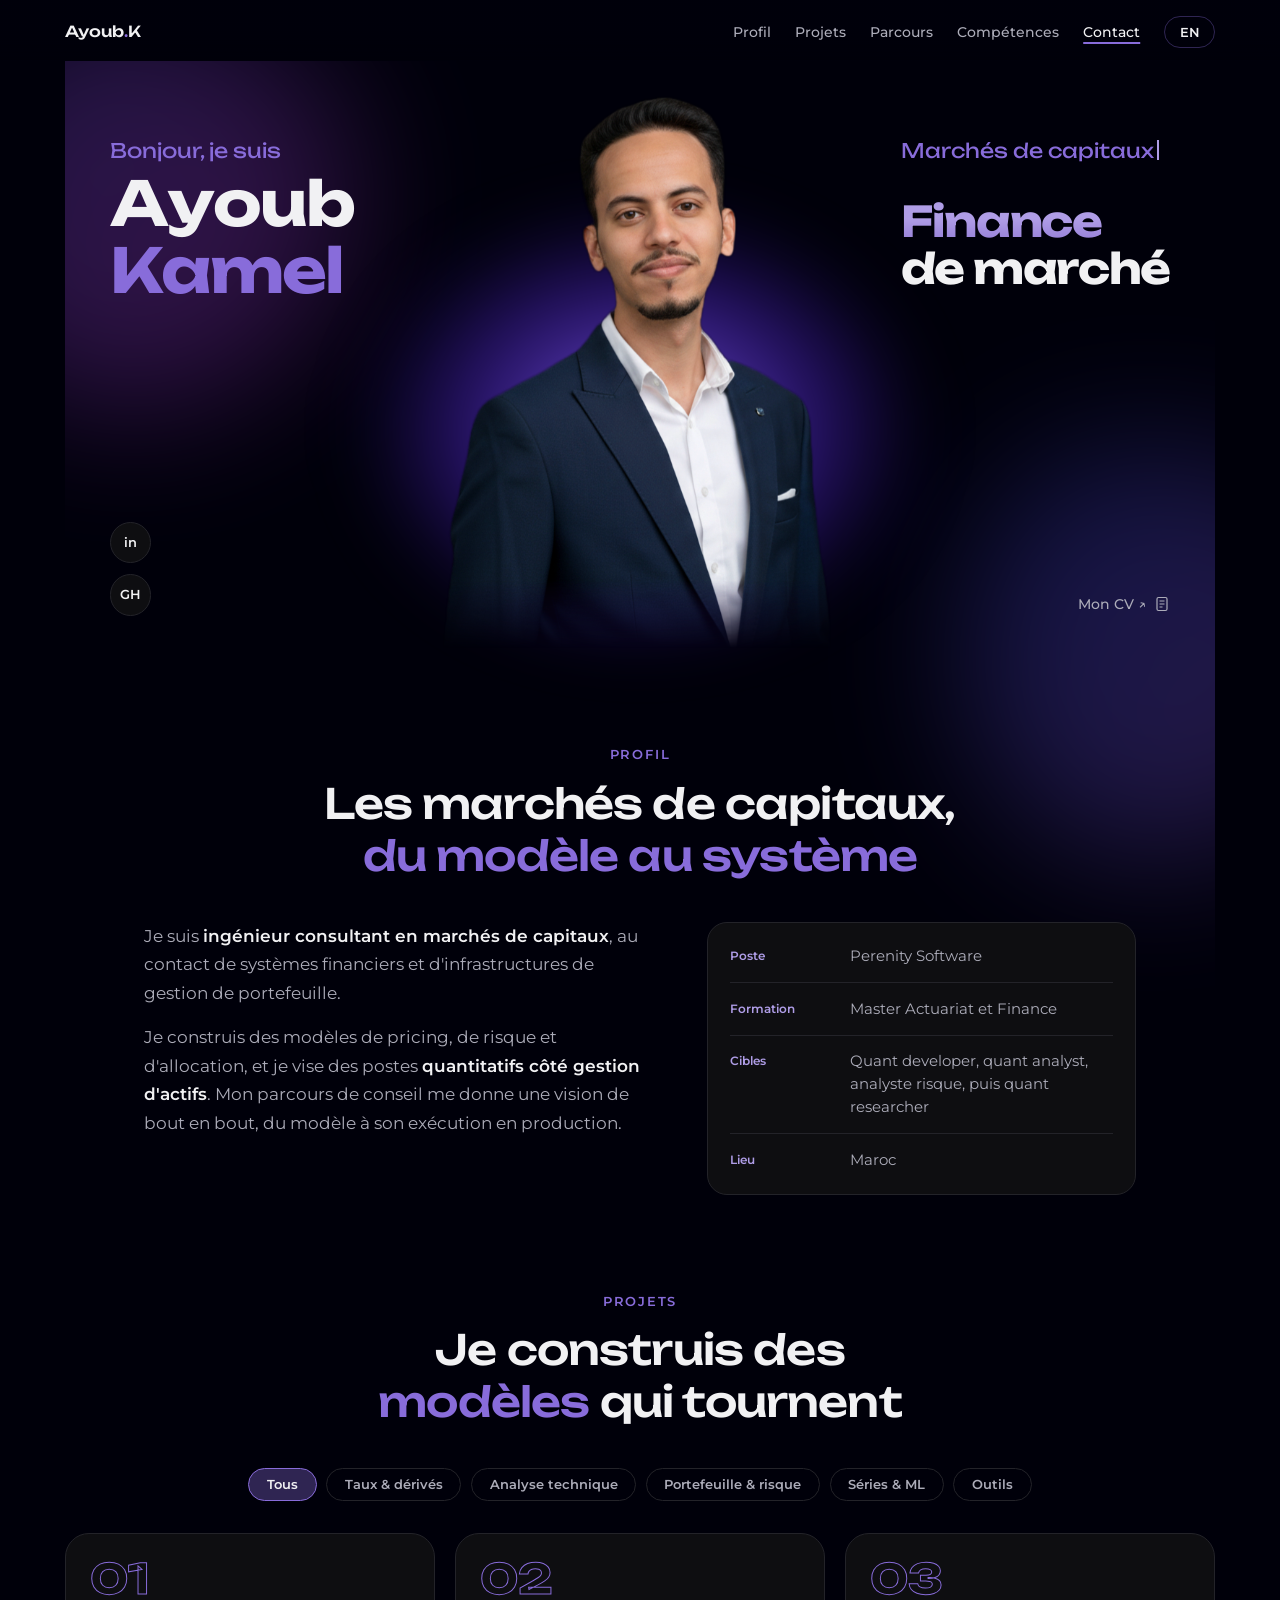
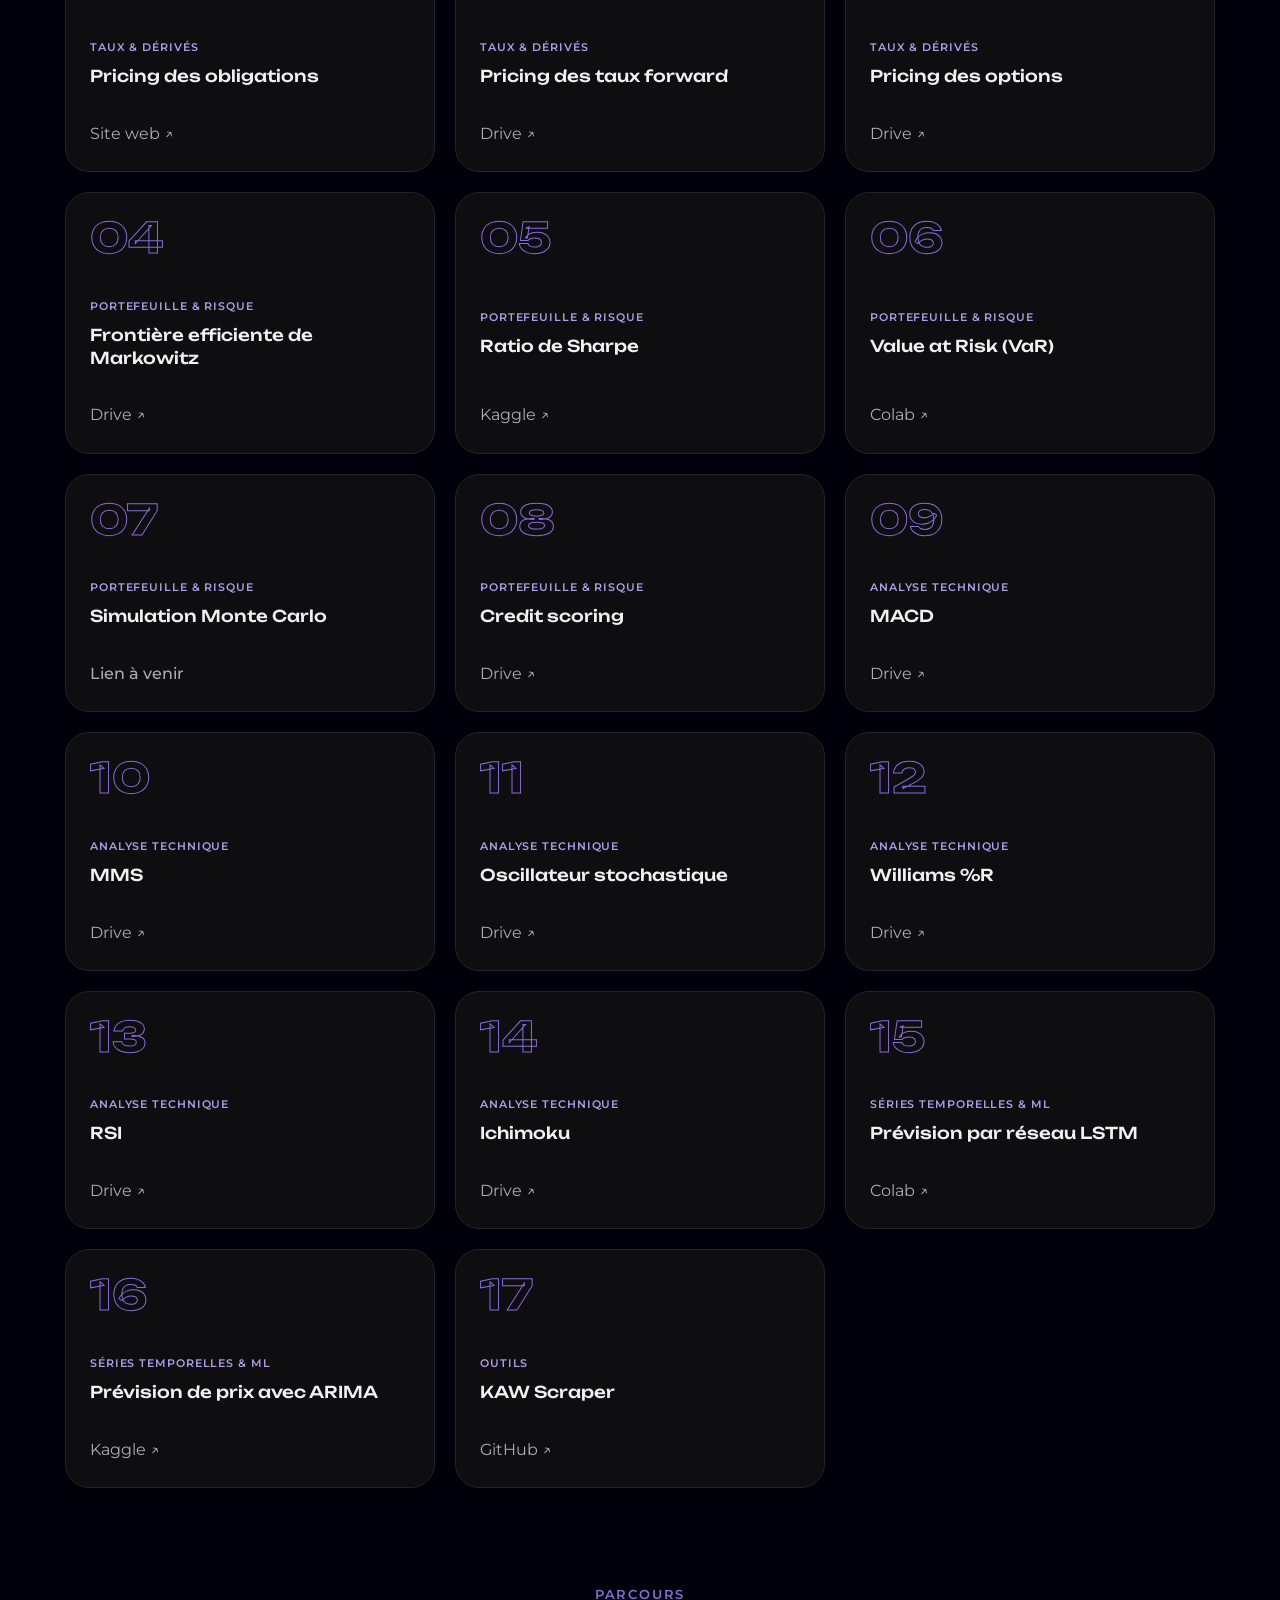
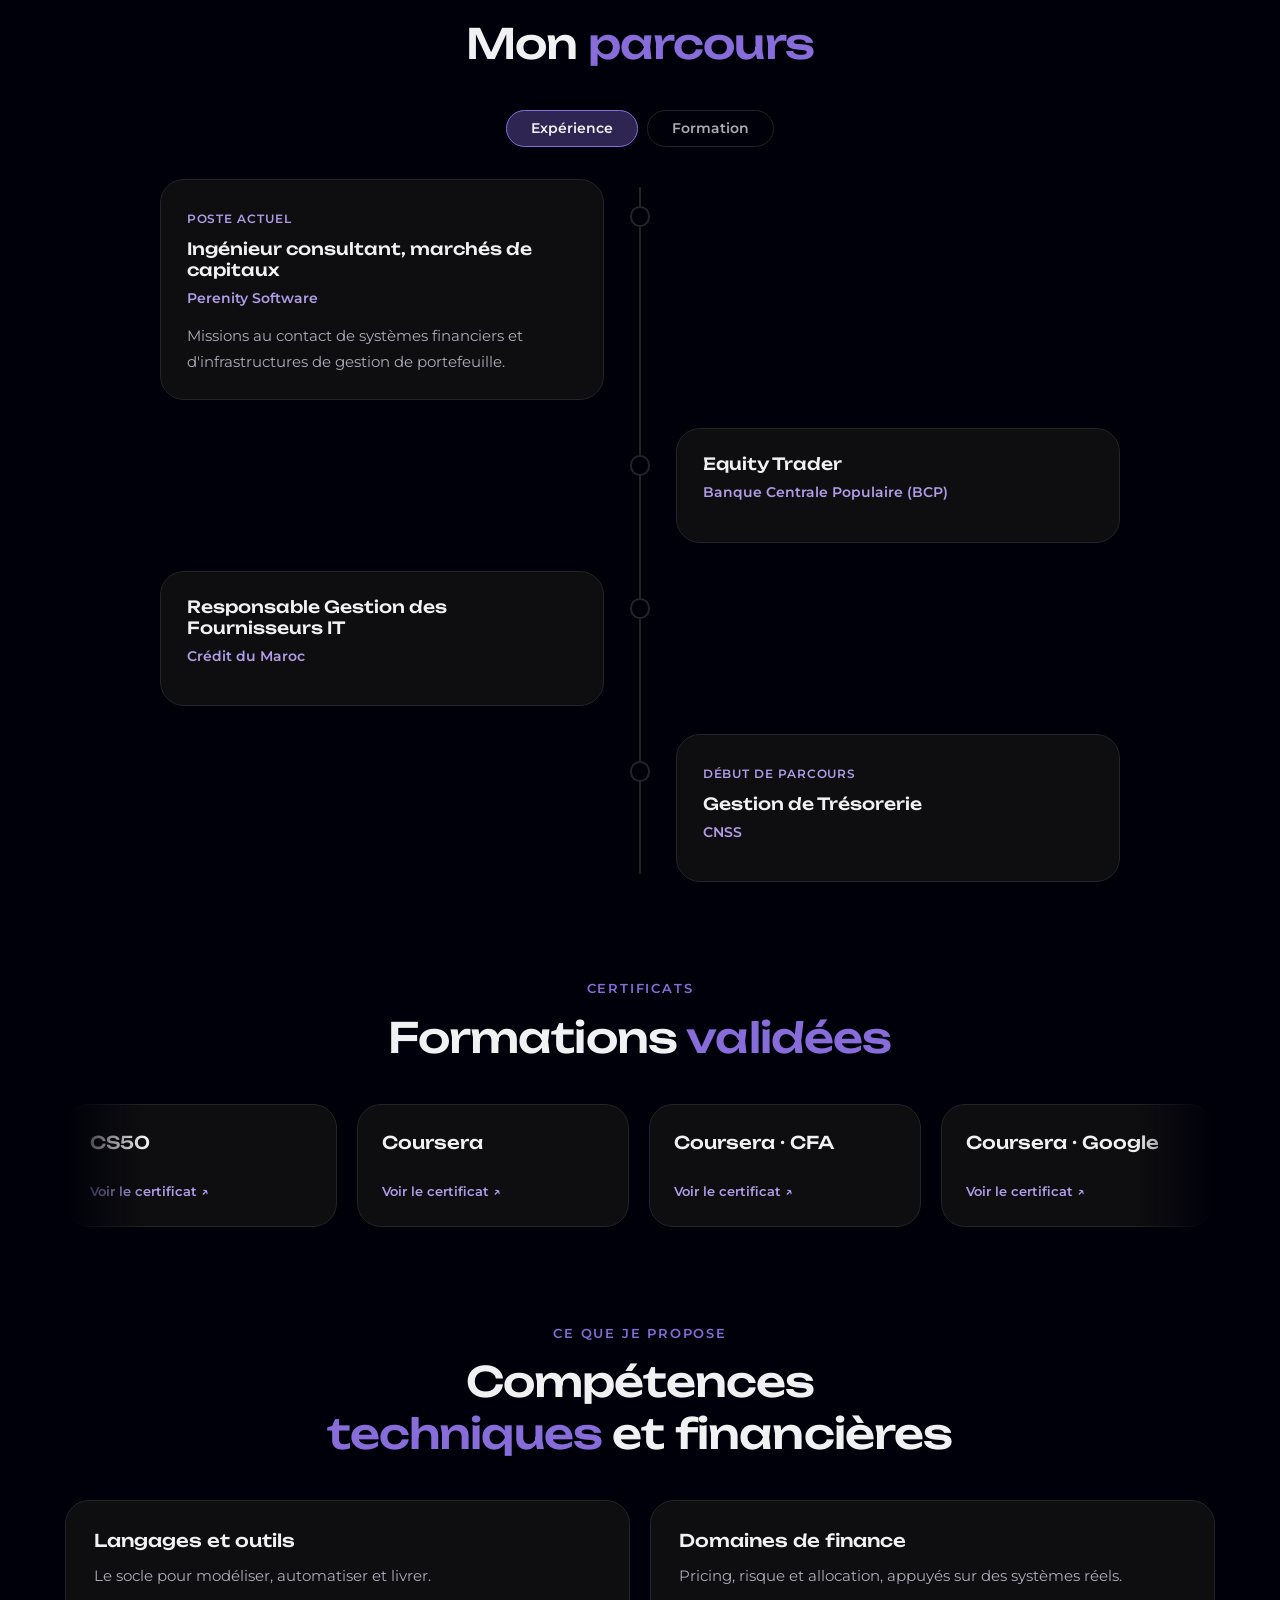
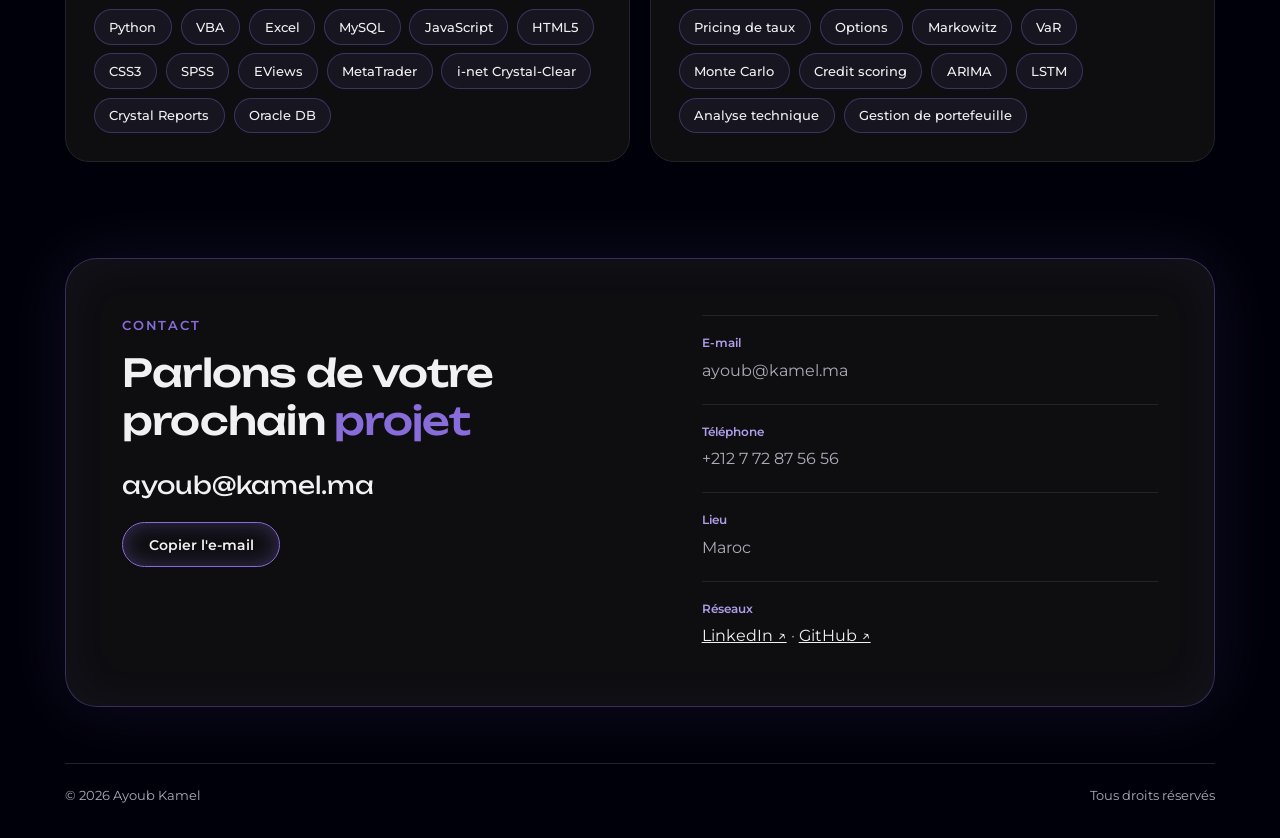
<file: index.html>
<!doctype html><html><head><meta charset=utf8><meta name=viewport content="width=device-width,initial-scale=1,viewport-fit=cover"><style>:root{color-scheme:light;box-sizing:border-box;padding-top:env(safe-area-inset-top,0px);padding-bottom:env(safe-area-inset-bottom,0px)}html{scroll-padding-top:env(safe-area-inset-top,0px)}body{margin:0;padding:0;font:14px -apple-system,BlinkMacSystemFont,sans-serif;background:#fff;color:#000}img{max-width:100%}[hidden]:not([hidden=until-found i]){display:none!important}</style></head><body>
<title>Ayoub Kamel</title>
<link rel="stylesheet" href="https://fonts.googleapis.com/css2?family=Montserrat:wght@400;500;600&family=Unbounded:wght@400;500;700&display=swap">
<link rel="stylesheet" href="style.css">
<script>document.documentElement.lang="fr";</script>
<div class="progress" id="progress" aria-hidden="true"></div>
<header class="top">
  <div class="top-in">
    <a class="logo" href="#top">Ayoub<span>.</span>K</a>
    <nav class="nav" aria-label="Navigation">
      <a href="#profil">Profil</a>
      <a href="#projets">Projets</a>
      <a href="#parcours">Parcours</a>
      <a href="#competences">Compétences</a>
      <a href="#contact">Contact</a>
    </nav>
    <a class="pill-s" href="en.html" hreflang="en" aria-label="Read this page in English">EN</a>
  </div>
</header>

<main class="wrap" id="top">
  <div class="bg" aria-hidden="true"><div class="blob b1"></div><div class="blob b2"></div></div>

  <div class="hero">
    <div class="h-name">
      <p class="hello">Bonjour, je suis</p>
      <h1 class="split">Ayoub<br><span class="acc">Kamel</span></h1>
    </div>
    <div class="h-photo">
      <img src="portrait.png" width="487" height="669" alt="Portrait d'Ayoub Kamel">
    </div>
    <div class="h-role">
      <p class="r-small" data-words='["Ingénieur consultant","Marchés de capitaux","Pricing & risque","Gestion de portefeuille"]'><span class="typed">Ingénieur consultant</span></p>
      <p class="r-big">Finance</p>
      <p class="r-last split">de marché</p>
    </div>
    <div class="social">
      <a href="https://www.linkedin.com/in/ayoub-kamel/" target="_blank" rel="noopener" aria-label="LinkedIn">in</a>
      <a href="https://github.com/Ayoub-Kamel" target="_blank" rel="noopener" aria-label="GitHub">GH</a>
    </div>
    <a class="cv" href="https://kamel.ma/assets/CV%20Ayoub%20KAMEL.pdf" target="_blank" rel="noopener">Mon CV ↗
      <svg viewBox="0 0 16 16" width="16" height="16" fill="none" stroke="currentColor" stroke-width="1.2" aria-hidden="true"><rect x="3" y="1.5" width="10" height="13" rx="1.5"/><path d="M5.5 5h5M5.5 8h5M5.5 11h3"/></svg>
    </a>
  </div>

  <section id="profil">
    <p class="eyebrow">Profil</p>
    <h2 class="sec-title">Les marchés de capitaux, <span class="acc">du modèle au système</span></h2>
    <div class="about">
      <div>
        <p>Je suis <strong>ingénieur consultant en marchés de capitaux</strong>, au contact de systèmes financiers et d'infrastructures de gestion de portefeuille.</p>
        <p>Je construis des modèles de pricing, de risque et d'allocation, et je vise des postes <strong>quantitatifs côté gestion d'actifs</strong>. Mon parcours de conseil me donne une vision de bout en bout, du modèle à son exécution en production.</p>
      </div>
      <dl class="facts">
        <div><dt>Poste</dt><dd>Perenity Software</dd></div>
        <div><dt>Formation</dt><dd>Master Actuariat et Finance</dd></div>
        <div><dt>Cibles</dt><dd>Quant developer, quant analyst, analyste risque, puis quant researcher</dd></div>
        <div><dt>Lieu</dt><dd>Maroc</dd></div>
      </dl>
    </div>
  </section>

  <!-- YIELD CURVE SECTION (hidden: set SHOW_CURVE = True in build.py)
  <section id="taux">
    <p class="eyebrow">Courbe des taux</p>
    <h2 class="sec-title">Une courbe <span class="acc">Nelson–Siegel</span> à manipuler</h2>
    <p class="sec-sub">Un modèle à quatre paramètres, trois formes de courbe. Choisissez-en une, laissez-les défiler, ou survolez la courbe pour lire les taux.</p>
    <div class="curve-wrap">
      <div class="curve-card">
        <div class="ctl" role="group" aria-label="Courbe des taux">
          <button type="button" data-shape="0" aria-pressed="true">Normale</button>
          <button type="button" data-shape="1" aria-pressed="false">Inversée</button>
          <button type="button" data-shape="2" aria-pressed="false">Bosselée</button>
          <button type="button" data-shape="auto" aria-pressed="false">Auto</button>
        </div>
        <canvas id="curve" role="img" aria-label="Courbe des taux animée, modèle Nelson-Siegel avec paramètres illustratifs" data-shapes='["courbe normale","courbe inversée","courbe bosselée"]'></canvas>
        <div class="curve-cap">
          <span>Nelson–Siegel · paramètres illustratifs</span>
          <span>Pente 2s10s : <b id="slope" data-unit="pb">+0 pb</b></span>
        </div>
      </div>
    </div>
  </section>
  -->

  <section id="projets">
    <p class="eyebrow">Projets</p>
    <h2 class="sec-title">Je construis des <span class="acc">modèles</span> qui tournent</h2>
    <div class="filters" role="group" aria-label="Filtrer les projets">
      <button type="button" data-f="all" aria-pressed="true">Tous</button>
      <button type="button" data-f="taux" aria-pressed="false">Taux & dérivés</button>
      <button type="button" data-f="technique" aria-pressed="false">Analyse technique</button>
      <button type="button" data-f="risque" aria-pressed="false">Portefeuille & risque</button>
      <button type="button" data-f="ml" aria-pressed="false">Séries & ML</button>
      <button type="button" data-f="outils" aria-pressed="false">Outils</button>
    </div>
    <div class="grid" id="grid">
      <a class="card" data-cat="taux" href="https://www.bcpayoubkamel.tech/" target="_blank" rel="noopener"><span class="num"></span><div><span class="tag">Taux & dérivés</span><h3>Pricing des obligations</h3></div><span class="src">Site web ↗</span></a>
      <a class="card" data-cat="taux" href="https://drive.google.com/file/d/1Mabn7eFxiTonstooDIqXXkiKRAuujCUU/view?usp=sharing" target="_blank" rel="noopener"><span class="num"></span><div><span class="tag">Taux & dérivés</span><h3>Pricing des taux forward</h3></div><span class="src">Drive ↗</span></a>
      <a class="card" data-cat="taux" href="https://drive.google.com/file/d/1Mabn7eFxiTonstooDIqXXkiKRAuujCUU/view?usp=sharing" target="_blank" rel="noopener"><span class="num"></span><div><span class="tag">Taux & dérivés</span><h3>Pricing des options</h3></div><span class="src">Drive ↗</span></a>
      <a class="card" data-cat="risque" href="https://drive.google.com/file/d/13BaNPB31009Vk21qRz3pfpprnQJZrE1U/view?usp=sharing" target="_blank" rel="noopener"><span class="num"></span><div><span class="tag">Portefeuille & risque</span><h3>Frontière efficiente de Markowitz</h3></div><span class="src">Drive ↗</span></a>
      <a class="card" data-cat="risque" href="https://www.kaggle.com/code/ayoubkamel/ratio-de-sharpe" target="_blank" rel="noopener"><span class="num"></span><div><span class="tag">Portefeuille & risque</span><h3>Ratio de Sharpe</h3></div><span class="src">Kaggle ↗</span></a>
      <a class="card" data-cat="risque" href="https://colab.research.google.com/drive/1csXJ4ZkbJiDf5wQ4_kfyNAeZDC-nnX9Q#scrollTo=sLu5CjQnK56g" target="_blank" rel="noopener"><span class="num"></span><div><span class="tag">Portefeuille & risque</span><h3>Value at Risk (VaR)</h3></div><span class="src">Colab ↗</span></a>
      <div class="card" data-cat="risque"><span class="num"></span><div><span class="tag">Portefeuille & risque</span><h3>Simulation Monte Carlo</h3></div><span class="src off">Lien à venir</span></div>
      <a class="card" data-cat="risque" href="https://drive.google.com/drive/folders/1zagsCtFi2MKD0oTywIaFDMEymBTd_azq?usp=drive_link" target="_blank" rel="noopener"><span class="num"></span><div><span class="tag">Portefeuille & risque</span><h3>Credit scoring</h3></div><span class="src">Drive ↗</span></a>
      <a class="card" data-cat="technique" href="https://drive.google.com/file/d/1t0rE2QC9zNjKZiMy201FVcgJj5Ct6lx-/view?usp=sharing" target="_blank" rel="noopener"><span class="num"></span><div><span class="tag">Analyse technique</span><h3>MACD</h3></div><span class="src">Drive ↗</span></a>
      <a class="card" data-cat="technique" href="https://drive.google.com/file/d/1rO6rqFaavmwRbBv5Nsbc-uTRsEGCfRs1/view?usp=sharing" target="_blank" rel="noopener"><span class="num"></span><div><span class="tag">Analyse technique</span><h3>MMS</h3></div><span class="src">Drive ↗</span></a>
      <a class="card" data-cat="technique" href="https://drive.google.com/file/d/1ZUn9KcDIXI8gghM-ZspJ47xGkn_NDNld/view?usp=sharing" target="_blank" rel="noopener"><span class="num"></span><div><span class="tag">Analyse technique</span><h3>Oscillateur stochastique</h3></div><span class="src">Drive ↗</span></a>
      <a class="card" data-cat="technique" href="https://drive.google.com/file/d/1yRmofG99SST9muFp4BXlAJ6tRrqro_Gw/view?usp=sharing" target="_blank" rel="noopener"><span class="num"></span><div><span class="tag">Analyse technique</span><h3>Williams %R</h3></div><span class="src">Drive ↗</span></a>
      <a class="card" data-cat="technique" href="https://drive.google.com/file/d/1yhnfxXp2px5q815b0VUwt26OBjDOOoF8/view?usp=sharing" target="_blank" rel="noopener"><span class="num"></span><div><span class="tag">Analyse technique</span><h3>RSI</h3></div><span class="src">Drive ↗</span></a>
      <a class="card" data-cat="technique" href="https://drive.google.com/file/d/155zSS99X3NWVf2kWE3ebw7eYvkcrSahj/view?usp=sharing" target="_blank" rel="noopener"><span class="num"></span><div><span class="tag">Analyse technique</span><h3>Ichimoku</h3></div><span class="src">Drive ↗</span></a>
      <a class="card" data-cat="ml" href="https://colab.research.google.com/drive/1ept0Frx27l2RfmZRSj9Oum5j0uNtJRij#scrollTo=8slsjHJ61g-G" target="_blank" rel="noopener"><span class="num"></span><div><span class="tag">Séries temporelles & ML</span><h3>Prévision par réseau LSTM</h3></div><span class="src">Colab ↗</span></a>
      <a class="card" data-cat="ml" href="https://www.kaggle.com/code/ayoubkamel/mod-le-arima-avec-python-pr-visions-de-s-ries-te" target="_blank" rel="noopener"><span class="num"></span><div><span class="tag">Séries temporelles & ML</span><h3>Prévision de prix avec ARIMA</h3></div><span class="src">Kaggle ↗</span></a>
      <a class="card" data-cat="outils" href="https://github.com/Ayoub-Kamel/KAW-Scraper/tree/master" target="_blank" rel="noopener"><span class="num"></span><div><span class="tag">Outils</span><h3>KAW Scraper</h3></div><span class="src">GitHub ↗</span></a>
    </div>
  </section>

  <section id="parcours">
    <p class="eyebrow">Parcours</p>
    <h2 class="sec-title">Mon <span class="acc">parcours</span></h2>
    <div class="tabs" role="tablist">
      <button type="button" role="tab" data-tab="exp" aria-selected="true">Expérience</button>
      <button type="button" role="tab" data-tab="edu" aria-selected="false">Formation</button>
    </div>
    <div class="panel wide" data-panel="exp" role="tabpanel">
      <div class="timeline">
        <div class="tl-line" aria-hidden="true"><div class="tl-fill"></div></div>
        <div class="tl-item">
          <span class="tl-dot" aria-hidden="true"></span>
          <div class="entry">
            <span class="tl-tag">Poste actuel</span>
            <h3>Ingénieur consultant, marchés de capitaux</h3>
            <div class="who">Perenity Software</div>
            <p>Missions au contact de systèmes financiers et d'infrastructures de gestion de portefeuille.</p>
          </div>
        </div>
        <div class="tl-item">
          <span class="tl-dot" aria-hidden="true"></span>
          <div class="entry">
            <h3>Equity Trader</h3>
            <div class="who">Banque Centrale Populaire (BCP)</div>
          </div>
        </div>
        <div class="tl-item">
          <span class="tl-dot" aria-hidden="true"></span>
          <div class="entry">
            <h3>Responsable Gestion des Fournisseurs IT</h3>
            <div class="who">Crédit du Maroc</div>
          </div>
        </div>
        <div class="tl-item">
          <span class="tl-dot" aria-hidden="true"></span>
          <div class="entry">
            <span class="tl-tag">Début de parcours</span>
            <h3>Gestion de Trésorerie</h3>
            <div class="who">CNSS</div>
          </div>
        </div>
      </div>
    </div>
    <div class="panel" data-panel="edu" role="tabpanel" hidden>
      <div class="entry">
        <h3>Master Actuariat et Finance</h3>
        <div class="who">Actuariat et finance</div>
        <p>Base en probabilités, statistiques et modélisation financière.</p>
      </div>
    </div>
  </section>

  <section id="certificats">
    <p class="eyebrow">Certificats</p>
    <h2 class="sec-title">Formations <span class="acc">validées</span></h2>
    <div class="marquee">
      <div class="track" id="track">
        <div class="group">
          <a class="cert" href="https://certificates.cs50.io/176ee9b6-b42b-4c6d-9310-7366da68ce3c.pdf?size=letter" target="_blank" rel="noopener"><b>CS50</b><span>Voir le certificat ↗</span></a>
          <a class="cert" href="https://www.coursera.org/account/accomplishments/certificate/KRUUBJRCD43S" target="_blank" rel="noopener"><b>Coursera</b><span>Voir le certificat ↗</span></a>
          <a class="cert" href="https://www.coursera.org/account/accomplishments/certificate/EM6Z83ELDFXJ" target="_blank" rel="noopener"><b>Coursera · CFA</b><span>Voir le certificat ↗</span></a>
          <a class="cert" href="https://www.coursera.org/account/accomplishments/certificate/2HFC9XKGWBET" target="_blank" rel="noopener"><b>Coursera · Google</b><span>Voir le certificat ↗</span></a>
        </div>
      </div>
    </div>
  </section>

  <section id="competences">
    <p class="eyebrow">Ce que je propose</p>
    <h2 class="sec-title">Compétences <span class="acc">techniques</span> et financières</h2>
    <div class="two">
      <div class="box">
        <h3>Langages et outils</h3>
        <p>Le socle pour modéliser, automatiser et livrer.</p>
        <ul class="chips"><li>Python</li><li>VBA</li><li>Excel</li><li>MySQL</li><li>JavaScript</li><li>HTML5</li><li>CSS3</li><li>SPSS</li><li>EViews</li><li>MetaTrader</li><li>i-net Crystal-Clear</li><li>Crystal Reports</li><li>Oracle DB</li></ul>
      </div>
      <div class="box">
        <h3>Domaines de finance</h3>
        <p>Pricing, risque et allocation, appuyés sur des systèmes réels.</p>
        <ul class="chips">
          <li>Pricing de taux</li>
          <li>Options</li>
          <li>Markowitz</li>
          <li>VaR</li>
          <li>Monte Carlo</li>
          <li>Credit scoring</li>
          <li>ARIMA</li>
          <li>LSTM</li>
          <li>Analyse technique</li>
          <li>Gestion de portefeuille</li>
        </ul>
      </div>
    </div>
  </section>

  <section id="contact">
    <div class="contact">
      <div>
        <p class="eyebrow" style="text-align:left">Contact</p>
        <h2>Parlons de votre prochain <span class="acc">projet</span></h2>
        <div class="mail-addr" id="addr">ayoub@kamel.ma</div>
        <button class="btn" id="copy" type="button" data-done="Copié">Copier l'e-mail</button>
      </div>
      <dl class="info">
        <div><dt>E-mail</dt><dd>ayoub@kamel.ma</dd></div>
        <div><dt>Téléphone</dt><dd>+212 7 72 87 56 56</dd></div>
        <div><dt>Lieu</dt><dd>Maroc</dd></div>
        <div><dt>Réseaux</dt><dd><a href="https://www.linkedin.com/in/ayoub-kamel/" target="_blank" rel="noopener">LinkedIn ↗</a> · <a href="https://github.com/Ayoub-Kamel" target="_blank" rel="noopener">GitHub ↗</a></dd></div>
      </dl>
    </div>
  </section>
</main>

<footer>
  <span>© 2026 Ayoub Kamel</span>
  <span>Tous droits réservés</span>
</footer>

<script src="app.js"></script>


</body></html>
</file>
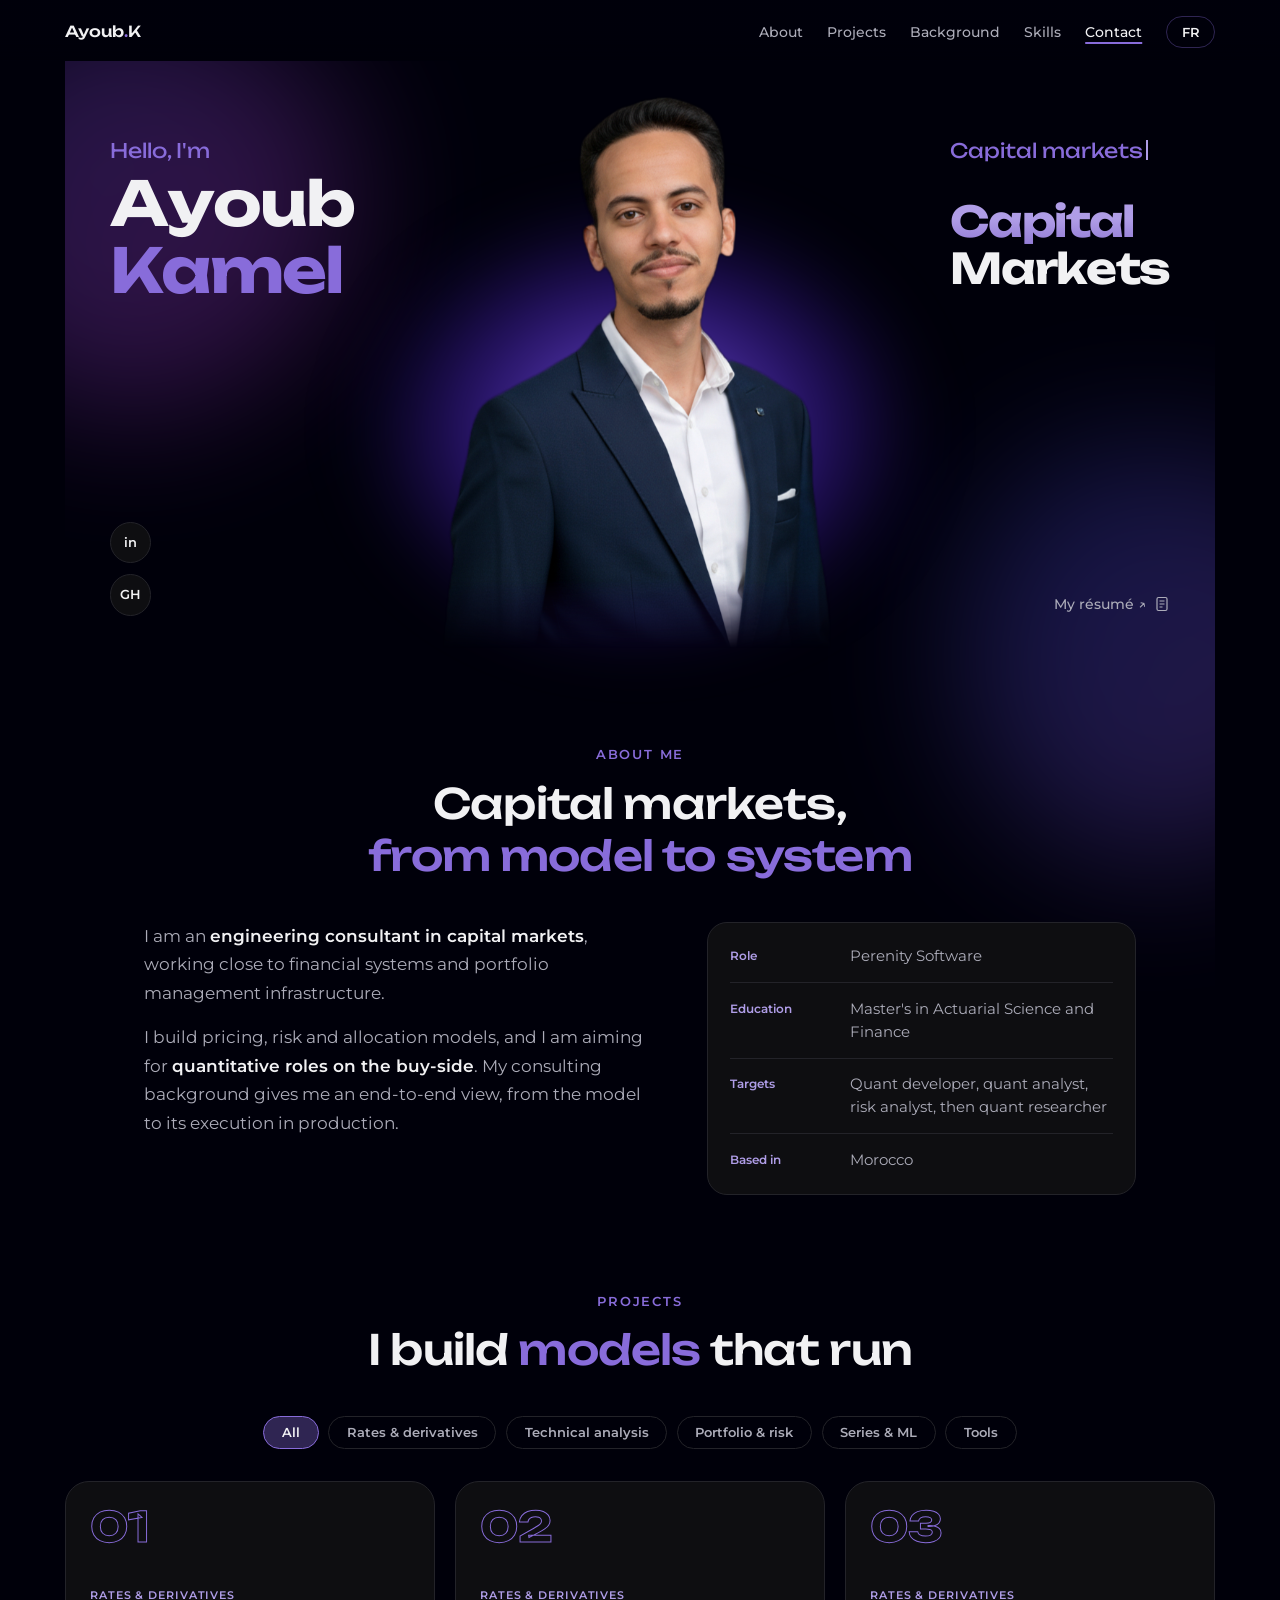
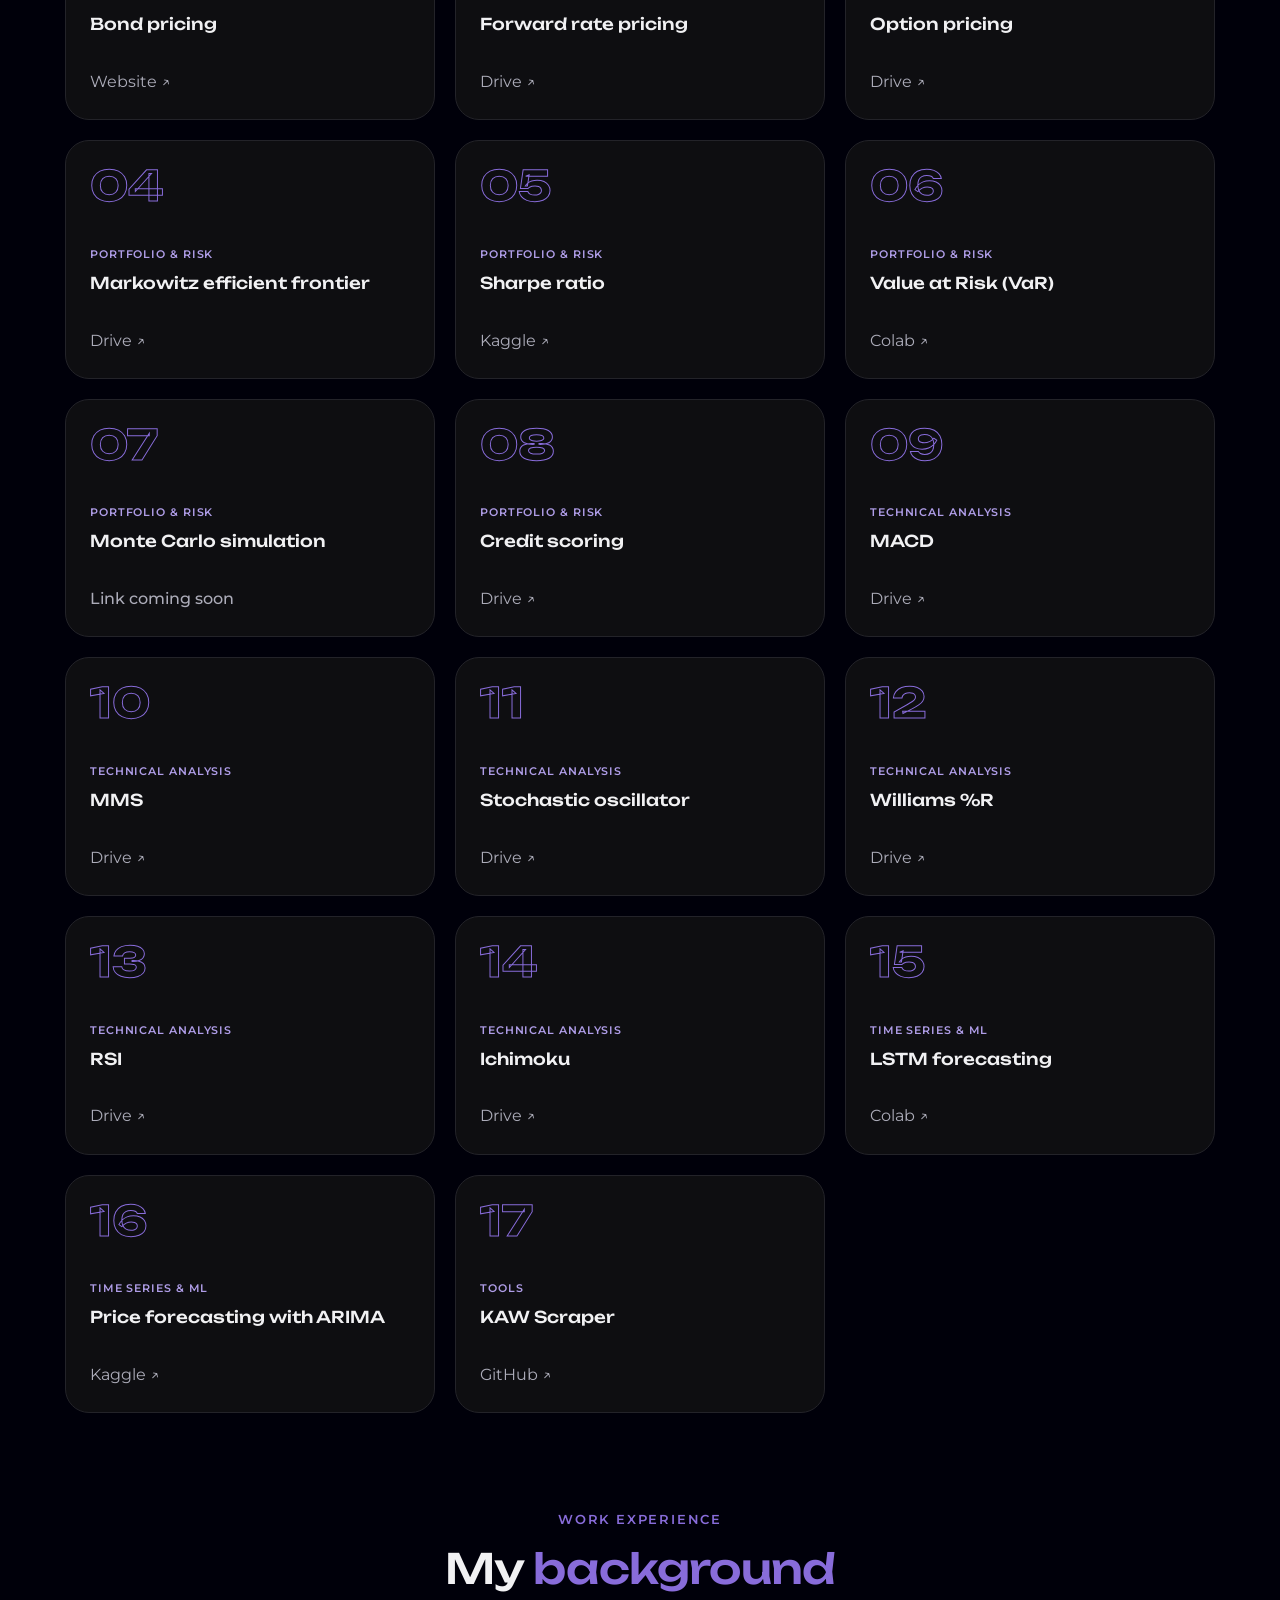
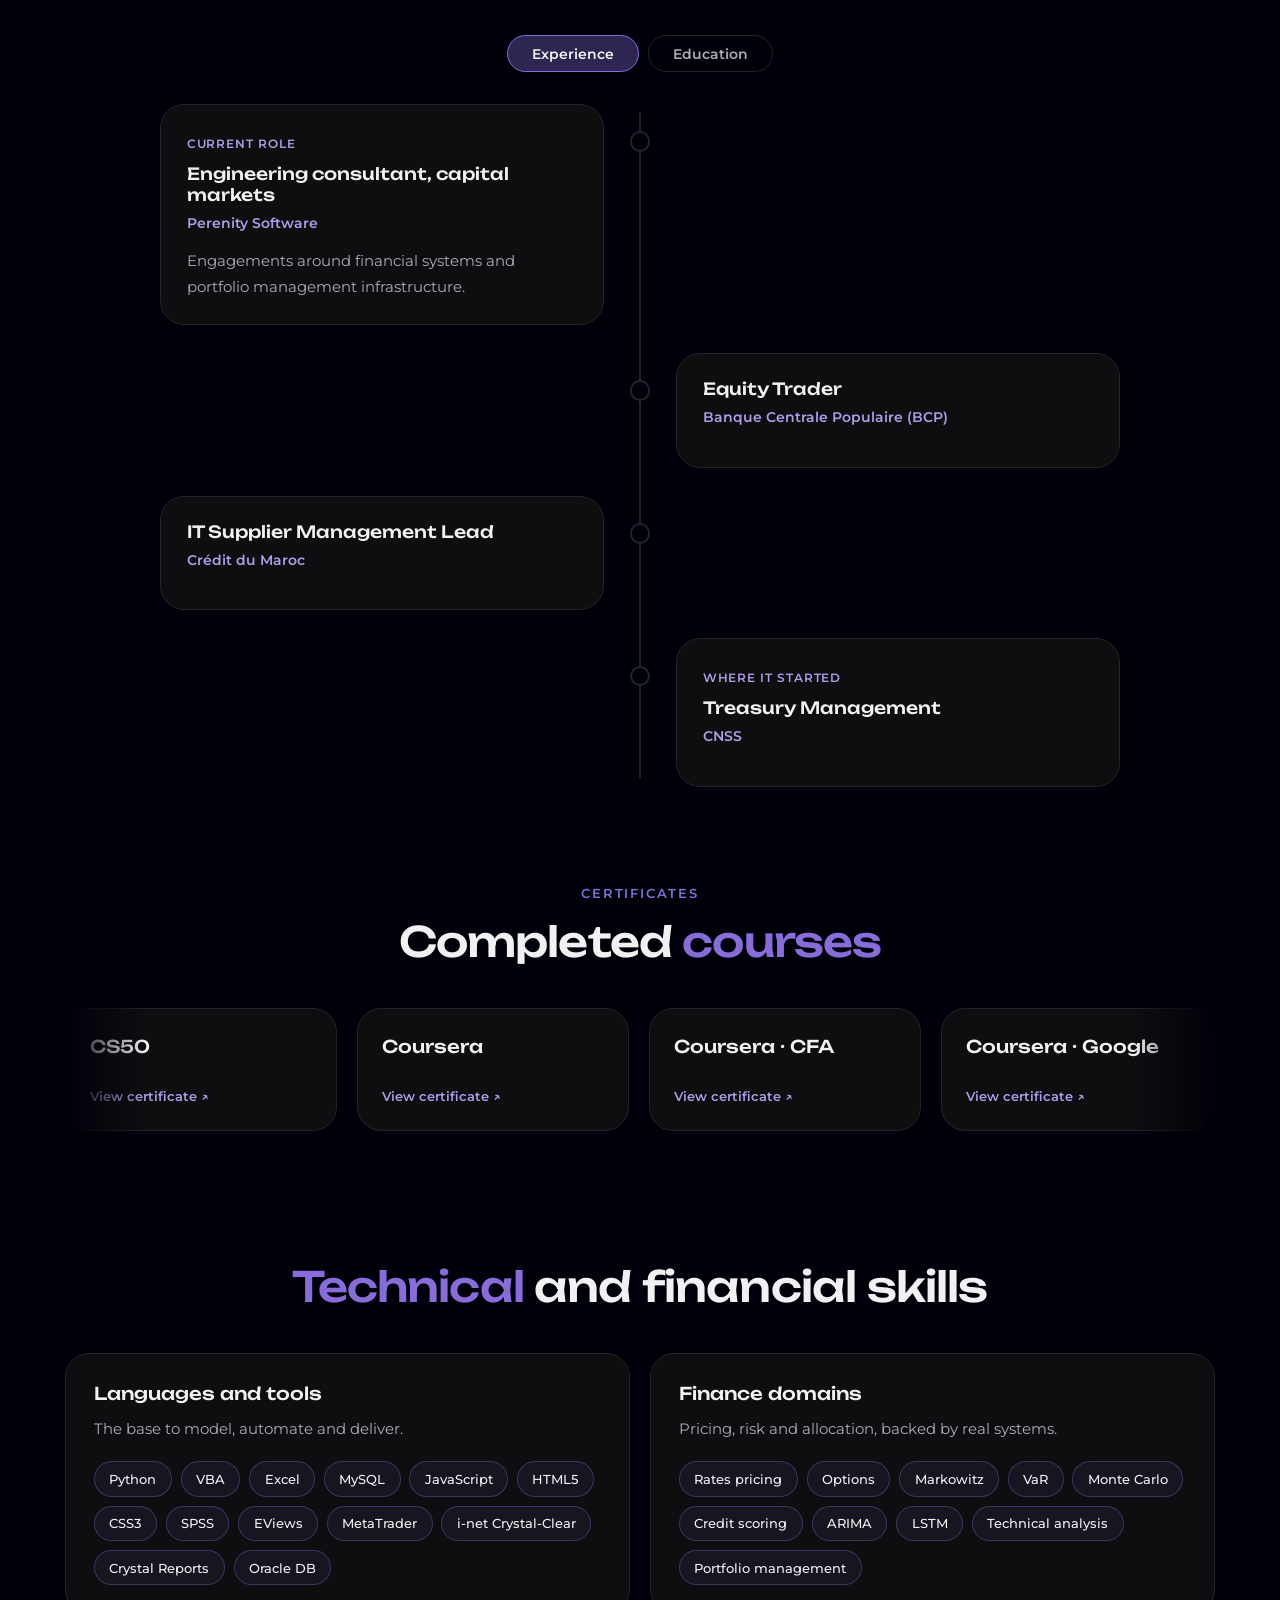
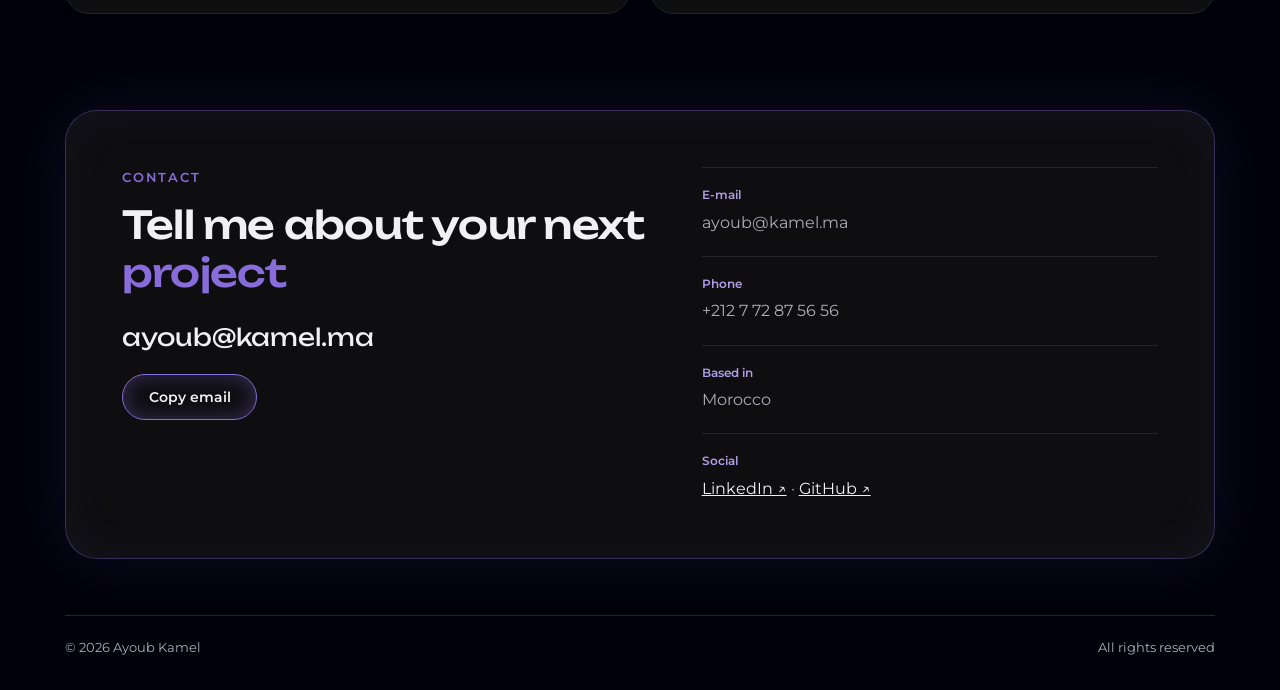
<file: en.html>
<!doctype html>
<html lang="en">
<head>
<meta charset="utf-8">
<meta name="viewport" content="width=device-width,initial-scale=1,viewport-fit=cover">
<title>Ayoub Kamel</title>
<link rel="stylesheet" href="https://fonts.googleapis.com/css2?family=Montserrat:wght@400;500;600&family=Unbounded:wght@400;500;700&display=swap">
<link rel="stylesheet" href="style.css">
</head>
<body>
<div class="progress" id="progress" aria-hidden="true"></div>
<header class="top">
  <div class="top-in">
    <a class="logo" href="#top">Ayoub<span>.</span>K</a>
    <nav class="nav" aria-label="Navigation">
      <a href="#profil">About</a>
      <a href="#projets">Projects</a>
      <a href="#parcours">Background</a>
      <a href="#competences">Skills</a>
      <a href="#contact">Contact</a>
    </nav>
    <a class="pill-s" href="index.html" hreflang="fr" aria-label="Lire cette page en français">FR</a>
  </div>
</header>

<main class="wrap" id="top">
  <div class="bg" aria-hidden="true"><div class="blob b1"></div><div class="blob b2"></div></div>

  <div class="hero">
    <div class="h-name">
      <p class="hello">Hello, I'm</p>
      <h1 class="split">Ayoub<br><span class="acc">Kamel</span></h1>
    </div>
    <div class="h-photo">
      <img src="portrait.png" width="487" height="669" alt="Portrait of Ayoub Kamel">
    </div>
    <div class="h-role">
      <p class="r-small" data-words='["Engineering consultant","Capital markets","Pricing & risk","Portfolio management"]'><span class="typed">Engineering consultant</span></p>
      <p class="r-big">Capital</p>
      <p class="r-last split">Markets</p>
    </div>
    <div class="social">
      <a href="https://www.linkedin.com/in/ayoub-kamel/" target="_blank" rel="noopener" aria-label="LinkedIn">in</a>
      <a href="https://github.com/Ayoub-Kamel" target="_blank" rel="noopener" aria-label="GitHub">GH</a>
    </div>
    <a class="cv" href="https://kamel.ma/assets/CV%20Ayoub%20KAMEL.pdf" target="_blank" rel="noopener">My résumé ↗
      <svg viewBox="0 0 16 16" width="16" height="16" fill="none" stroke="currentColor" stroke-width="1.2" aria-hidden="true"><rect x="3" y="1.5" width="10" height="13" rx="1.5"/><path d="M5.5 5h5M5.5 8h5M5.5 11h3"/></svg>
    </a>
  </div>

  <section id="profil">
    <p class="eyebrow">About me</p>
    <h2 class="sec-title">Capital markets, <span class="acc">from model to system</span></h2>
    <div class="about">
      <div>
        <p>I am an <strong>engineering consultant in capital markets</strong>, working close to financial systems and portfolio management infrastructure.</p>
        <p>I build pricing, risk and allocation models, and I am aiming for <strong>quantitative roles on the buy-side</strong>. My consulting background gives me an end-to-end view, from the model to its execution in production.</p>
      </div>
      <dl class="facts">
        <div><dt>Role</dt><dd>Perenity Software</dd></div>
        <div><dt>Education</dt><dd>Master's in Actuarial Science and Finance</dd></div>
        <div><dt>Targets</dt><dd>Quant developer, quant analyst, risk analyst, then quant researcher</dd></div>
        <div><dt>Based in</dt><dd>Morocco</dd></div>
      </dl>
    </div>
  </section>

  <!-- YIELD CURVE SECTION (hidden: set SHOW_CURVE = True in build.py)
  <section id="taux">
    <p class="eyebrow">Yield curve</p>
    <h2 class="sec-title">A <span class="acc">Nelson–Siegel</span> curve to play with</h2>
    <p class="sec-sub">A four-parameter model, three curve shapes. Pick one, let them cycle, or hover the curve to read the rates.</p>
    <div class="curve-wrap">
      <div class="curve-card">
        <div class="ctl" role="group" aria-label="Yield curve">
          <button type="button" data-shape="0" aria-pressed="true">Normal</button>
          <button type="button" data-shape="1" aria-pressed="false">Inverted</button>
          <button type="button" data-shape="2" aria-pressed="false">Humped</button>
          <button type="button" data-shape="auto" aria-pressed="false">Auto</button>
        </div>
        <canvas id="curve" role="img" aria-label="Animated yield curve, Nelson-Siegel model with illustrative parameters" data-shapes='["normal curve","inverted curve","humped curve"]'></canvas>
        <div class="curve-cap">
          <span>Nelson–Siegel · illustrative parameters</span>
          <span>2s10s slope : <b id="slope" data-unit="bp">+0 bp</b></span>
        </div>
      </div>
    </div>
  </section>
  -->

  <section id="projets">
    <p class="eyebrow">Projects</p>
    <h2 class="sec-title">I build <span class="acc">models</span> that run</h2>
    <div class="filters" role="group" aria-label="Filter projects">
      <button type="button" data-f="all" aria-pressed="true">All</button>
      <button type="button" data-f="taux" aria-pressed="false">Rates & derivatives</button>
      <button type="button" data-f="technique" aria-pressed="false">Technical analysis</button>
      <button type="button" data-f="risque" aria-pressed="false">Portfolio & risk</button>
      <button type="button" data-f="ml" aria-pressed="false">Series & ML</button>
      <button type="button" data-f="outils" aria-pressed="false">Tools</button>
    </div>
    <div class="grid" id="grid">
      <a class="card" data-cat="taux" href="https://www.bcpayoubkamel.tech/" target="_blank" rel="noopener"><span class="num"></span><div><span class="tag">Rates & derivatives</span><h3>Bond pricing</h3></div><span class="src">Website ↗</span></a>
      <a class="card" data-cat="taux" href="https://drive.google.com/file/d/1Mabn7eFxiTonstooDIqXXkiKRAuujCUU/view?usp=sharing" target="_blank" rel="noopener"><span class="num"></span><div><span class="tag">Rates & derivatives</span><h3>Forward rate pricing</h3></div><span class="src">Drive ↗</span></a>
      <a class="card" data-cat="taux" href="https://drive.google.com/file/d/1Mabn7eFxiTonstooDIqXXkiKRAuujCUU/view?usp=sharing" target="_blank" rel="noopener"><span class="num"></span><div><span class="tag">Rates & derivatives</span><h3>Option pricing</h3></div><span class="src">Drive ↗</span></a>
      <a class="card" data-cat="risque" href="https://drive.google.com/file/d/13BaNPB31009Vk21qRz3pfpprnQJZrE1U/view?usp=sharing" target="_blank" rel="noopener"><span class="num"></span><div><span class="tag">Portfolio & risk</span><h3>Markowitz efficient frontier</h3></div><span class="src">Drive ↗</span></a>
      <a class="card" data-cat="risque" href="https://www.kaggle.com/code/ayoubkamel/ratio-de-sharpe" target="_blank" rel="noopener"><span class="num"></span><div><span class="tag">Portfolio & risk</span><h3>Sharpe ratio</h3></div><span class="src">Kaggle ↗</span></a>
      <a class="card" data-cat="risque" href="https://colab.research.google.com/drive/1csXJ4ZkbJiDf5wQ4_kfyNAeZDC-nnX9Q#scrollTo=sLu5CjQnK56g" target="_blank" rel="noopener"><span class="num"></span><div><span class="tag">Portfolio & risk</span><h3>Value at Risk (VaR)</h3></div><span class="src">Colab ↗</span></a>
      <div class="card" data-cat="risque"><span class="num"></span><div><span class="tag">Portfolio & risk</span><h3>Monte Carlo simulation</h3></div><span class="src off">Link coming soon</span></div>
      <a class="card" data-cat="risque" href="https://drive.google.com/drive/folders/1zagsCtFi2MKD0oTywIaFDMEymBTd_azq?usp=drive_link" target="_blank" rel="noopener"><span class="num"></span><div><span class="tag">Portfolio & risk</span><h3>Credit scoring</h3></div><span class="src">Drive ↗</span></a>
      <a class="card" data-cat="technique" href="https://drive.google.com/file/d/1t0rE2QC9zNjKZiMy201FVcgJj5Ct6lx-/view?usp=sharing" target="_blank" rel="noopener"><span class="num"></span><div><span class="tag">Technical analysis</span><h3>MACD</h3></div><span class="src">Drive ↗</span></a>
      <a class="card" data-cat="technique" href="https://drive.google.com/file/d/1rO6rqFaavmwRbBv5Nsbc-uTRsEGCfRs1/view?usp=sharing" target="_blank" rel="noopener"><span class="num"></span><div><span class="tag">Technical analysis</span><h3>MMS</h3></div><span class="src">Drive ↗</span></a>
      <a class="card" data-cat="technique" href="https://drive.google.com/file/d/1ZUn9KcDIXI8gghM-ZspJ47xGkn_NDNld/view?usp=sharing" target="_blank" rel="noopener"><span class="num"></span><div><span class="tag">Technical analysis</span><h3>Stochastic oscillator</h3></div><span class="src">Drive ↗</span></a>
      <a class="card" data-cat="technique" href="https://drive.google.com/file/d/1yRmofG99SST9muFp4BXlAJ6tRrqro_Gw/view?usp=sharing" target="_blank" rel="noopener"><span class="num"></span><div><span class="tag">Technical analysis</span><h3>Williams %R</h3></div><span class="src">Drive ↗</span></a>
      <a class="card" data-cat="technique" href="https://drive.google.com/file/d/1yhnfxXp2px5q815b0VUwt26OBjDOOoF8/view?usp=sharing" target="_blank" rel="noopener"><span class="num"></span><div><span class="tag">Technical analysis</span><h3>RSI</h3></div><span class="src">Drive ↗</span></a>
      <a class="card" data-cat="technique" href="https://drive.google.com/file/d/155zSS99X3NWVf2kWE3ebw7eYvkcrSahj/view?usp=sharing" target="_blank" rel="noopener"><span class="num"></span><div><span class="tag">Technical analysis</span><h3>Ichimoku</h3></div><span class="src">Drive ↗</span></a>
      <a class="card" data-cat="ml" href="https://colab.research.google.com/drive/1ept0Frx27l2RfmZRSj9Oum5j0uNtJRij#scrollTo=8slsjHJ61g-G" target="_blank" rel="noopener"><span class="num"></span><div><span class="tag">Time series & ML</span><h3>LSTM forecasting</h3></div><span class="src">Colab ↗</span></a>
      <a class="card" data-cat="ml" href="https://www.kaggle.com/code/ayoubkamel/mod-le-arima-avec-python-pr-visions-de-s-ries-te" target="_blank" rel="noopener"><span class="num"></span><div><span class="tag">Time series & ML</span><h3>Price forecasting with ARIMA</h3></div><span class="src">Kaggle ↗</span></a>
      <a class="card" data-cat="outils" href="https://github.com/Ayoub-Kamel/KAW-Scraper/tree/master" target="_blank" rel="noopener"><span class="num"></span><div><span class="tag">Tools</span><h3>KAW Scraper</h3></div><span class="src">GitHub ↗</span></a>
    </div>
  </section>

  <section id="parcours">
    <p class="eyebrow">Work experience</p>
    <h2 class="sec-title">My <span class="acc">background</span></h2>
    <div class="tabs" role="tablist">
      <button type="button" role="tab" data-tab="exp" aria-selected="true">Experience</button>
      <button type="button" role="tab" data-tab="edu" aria-selected="false">Education</button>
    </div>
    <div class="panel wide" data-panel="exp" role="tabpanel">
      <div class="timeline">
        <div class="tl-line" aria-hidden="true"><div class="tl-fill"></div></div>
        <div class="tl-item">
          <span class="tl-dot" aria-hidden="true"></span>
          <div class="entry">
            <span class="tl-tag">Current role</span>
            <h3>Engineering consultant, capital markets</h3>
            <div class="who">Perenity Software</div>
            <p>Engagements around financial systems and portfolio management infrastructure.</p>
          </div>
        </div>
        <div class="tl-item">
          <span class="tl-dot" aria-hidden="true"></span>
          <div class="entry">
            <h3>Equity Trader</h3>
            <div class="who">Banque Centrale Populaire (BCP)</div>
          </div>
        </div>
        <div class="tl-item">
          <span class="tl-dot" aria-hidden="true"></span>
          <div class="entry">
            <h3>IT Supplier Management Lead</h3>
            <div class="who">Crédit du Maroc</div>
          </div>
        </div>
        <div class="tl-item">
          <span class="tl-dot" aria-hidden="true"></span>
          <div class="entry">
            <span class="tl-tag">Where it started</span>
            <h3>Treasury Management</h3>
            <div class="who">CNSS</div>
          </div>
        </div>
      </div>
    </div>
    <div class="panel" data-panel="edu" role="tabpanel" hidden>
      <div class="entry">
        <h3>Master's in Actuarial Science and Finance</h3>
        <div class="who">Actuarial science and finance</div>
        <p>Foundation in probability, statistics and financial modelling.</p>
      </div>
    </div>
  </section>

  <section id="certificats">
    <p class="eyebrow">Certificates</p>
    <h2 class="sec-title">Completed <span class="acc">courses</span></h2>
    <div class="marquee">
      <div class="track" id="track">
        <div class="group">
          <a class="cert" href="https://certificates.cs50.io/176ee9b6-b42b-4c6d-9310-7366da68ce3c.pdf?size=letter" target="_blank" rel="noopener"><b>CS50</b><span>View certificate ↗</span></a>
          <a class="cert" href="https://www.coursera.org/account/accomplishments/certificate/KRUUBJRCD43S" target="_blank" rel="noopener"><b>Coursera</b><span>View certificate ↗</span></a>
          <a class="cert" href="https://www.coursera.org/account/accomplishments/certificate/EM6Z83ELDFXJ" target="_blank" rel="noopener"><b>Coursera · CFA</b><span>View certificate ↗</span></a>
          <a class="cert" href="https://www.coursera.org/account/accomplishments/certificate/2HFC9XKGWBET" target="_blank" rel="noopener"><b>Coursera · Google</b><span>View certificate ↗</span></a>
        </div>
      </div>
    </div>
  </section>

  <section id="competences">
    <p class="eyebrow">What I offer</p>
    <h2 class="sec-title"><span class="acc">Technical</span> and financial skills</h2>
    <div class="two">
      <div class="box">
        <h3>Languages and tools</h3>
        <p>The base to model, automate and deliver.</p>
        <ul class="chips"><li>Python</li><li>VBA</li><li>Excel</li><li>MySQL</li><li>JavaScript</li><li>HTML5</li><li>CSS3</li><li>SPSS</li><li>EViews</li><li>MetaTrader</li><li>i-net Crystal-Clear</li><li>Crystal Reports</li><li>Oracle DB</li></ul>
      </div>
      <div class="box">
        <h3>Finance domains</h3>
        <p>Pricing, risk and allocation, backed by real systems.</p>
        <ul class="chips">
          <li>Rates pricing</li>
          <li>Options</li>
          <li>Markowitz</li>
          <li>VaR</li>
          <li>Monte Carlo</li>
          <li>Credit scoring</li>
          <li>ARIMA</li>
          <li>LSTM</li>
          <li>Technical analysis</li>
          <li>Portfolio management</li>
        </ul>
      </div>
    </div>
  </section>

  <section id="contact">
    <div class="contact">
      <div>
        <p class="eyebrow" style="text-align:left">Contact</p>
        <h2>Tell me about your next <span class="acc">project</span></h2>
        <div class="mail-addr" id="addr">ayoub@kamel.ma</div>
        <button class="btn" id="copy" type="button" data-done="Copied">Copy email</button>
      </div>
      <dl class="info">
        <div><dt>E-mail</dt><dd>ayoub@kamel.ma</dd></div>
        <div><dt>Phone</dt><dd>+212 7 72 87 56 56</dd></div>
        <div><dt>Based in</dt><dd>Morocco</dd></div>
        <div><dt>Social</dt><dd><a href="https://www.linkedin.com/in/ayoub-kamel/" target="_blank" rel="noopener">LinkedIn ↗</a> · <a href="https://github.com/Ayoub-Kamel" target="_blank" rel="noopener">GitHub ↗</a></dd></div>
      </dl>
    </div>
  </section>
</main>

<footer>
  <span>© 2026 Ayoub Kamel</span>
  <span>All rights reserved</span>
</footer>

<script src="app.js"></script>
</body>
</html>
</file>
<file: style.css>
/* Layout: dark portfolio in the spirit of the reference (near-black ground, violet accent, Unbounded headings, pill buttons, blobs, marquee). The right side of the hero carries a live yield curve instead of a photo. */
:root{
  --hue:255;
  --gutter:clamp(20px,5vw,56px);
  --accent:hsl(255,60%,64%);
  --accent-light:hsl(255,60%,76%);
  --glow:hsla(255,60%,64%,.35);
  --title:hsl(240,8%,95%);
  --text:hsl(240,8%,70%);
  --bg:hsl(240,100%,2%);
  --card:hsl(240,8%,6%);
  --line:hsl(240,8%,15%);
  --border:hsla(255,60%,64%,.35);
  --font-display:"Unbounded","Montserrat",system-ui,sans-serif;
  --font-body:"Montserrat",system-ui,-apple-system,"Segoe UI",sans-serif;
  color-scheme:dark;
}
*,*::before,*::after{box-sizing:border-box}
html{scroll-behavior:smooth;scroll-padding-top:5.5rem;padding-block:env(safe-area-inset-top,0px) env(safe-area-inset-bottom,0px)}
body{
  margin:0;background:var(--bg);color:var(--text);
  font-family:var(--font-body);font-size:1rem;line-height:1.7;
  padding-block:0 2rem;overflow-x:hidden;
}
a{color:inherit}
:focus-visible{outline:2px solid var(--accent-light);outline-offset:3px;border-radius:4px}
.wrap{max-width:1150px;margin-inline:auto;position:relative}
h1,h2,h3,h4{font-family:var(--font-display);color:var(--title);font-weight:500;line-height:1.25;margin:0}
.acc{color:var(--accent)}

/* header */
.top{
  position:sticky;top:env(safe-area-inset-top,0px);z-index:20;
  margin-inline:calc(-1*var(--gutter));padding-inline:var(--gutter);
  background:linear-gradient(var(--bg) 60%,transparent);
}
.top-in{max-width:1150px;margin-inline:auto;display:flex;flex-wrap:wrap;align-items:center;gap:.5rem 1.5rem;padding-block:1rem .75rem}
.logo{font-family:var(--font-display);font-size:.95rem;font-weight:500;color:var(--title);text-decoration:none;margin-right:auto}
.logo span{color:var(--accent)}
.nav{display:flex;gap:1.5rem;flex-wrap:wrap;order:3;width:100%}
@media (min-width:800px){.nav{order:0;width:auto}}
.nav a{font-size:.85rem;font-weight:500;text-decoration:none;color:var(--text);transition:color .3s}
.nav a:hover{color:var(--title)}
.pill-s{
  font-family:var(--font-body);font-size:.8rem;font-weight:600;color:var(--title);background:transparent;
  border:1px solid var(--border);border-radius:4rem;padding:.35rem .9rem;cursor:pointer;transition:background .3s
}
.pill-s:hover{background:var(--glow)}

/* buttons */
.btn{
  display:inline-flex;align-items:center;gap:.5rem;text-decoration:none;font-weight:600;font-size:.9rem;
  color:var(--title);background:transparent;border:1px solid var(--accent);border-radius:4rem;padding:.8rem 1.6rem;
  box-shadow:inset 0 0 1.25rem var(--glow);transition:background .4s,box-shadow .4s;cursor:pointer;font-family:var(--font-body)
}
.btn:hover{background:var(--accent);box-shadow:0 0 1.5rem var(--glow)}
.btn.solid{background:var(--accent)}
.btn.solid:hover{background:var(--accent-light);color:var(--bg)}

/* background blobs */
.bg{position:absolute;inset:0;overflow:hidden;pointer-events:none;z-index:0}
.blob{position:absolute;width:26rem;height:26rem;filter:blur(70px);opacity:.28;
  background:linear-gradient(135deg,hsl(255,70%,60%),hsl(290,70%,55%));
  border-radius:40% 60% 55% 45%/50% 45% 55% 50%;animation:morph 16s ease-in-out infinite alternate}
.blob.b1{top:-4rem;left:-8rem}
.blob.b2{top:24rem;right:-10rem;background:linear-gradient(135deg,hsl(235,70%,55%),hsl(265,70%,62%));animation-duration:21s}
@keyframes morph{
  0%{transform:translate(0,0) rotate(0);border-radius:40% 60% 55% 45%/50% 45% 55% 50%}
  100%{transform:translate(3rem,2rem) rotate(40deg);border-radius:60% 40% 45% 55%/45% 55% 45% 55%}
}
main>section,.hero{position:relative;z-index:1}

/* hero */
.hero{
  display:grid;gap:0 1.5rem;align-items:start;
  grid-template-columns:1fr minmax(240px,26rem) 1fr;
  grid-template-areas:"name photo role" "social photo cv";
  padding-top:clamp(.5rem,2vw,1.5rem)
}
.h-name{grid-area:name;padding-top:clamp(1rem,4vw,3.5rem);min-width:0}
.h-role{grid-area:role;justify-self:end;padding-top:clamp(1rem,4vw,3.5rem);min-width:0;text-align:left}
.hello,.r-small{font-family:var(--font-display);font-weight:400;color:var(--accent);margin:0;font-size:clamp(.85rem,1.6vw,1.25rem);line-height:1.4}
.hero h1{font-size:clamp(2rem,4.8vw,3.9rem);font-weight:700;line-height:1.08;letter-spacing:-.03em;margin:.35rem 0 0}
.r-big,.r-last{font-family:var(--font-display);font-weight:700;margin:0;font-size:clamp(1.5rem,3.3vw,2.7rem);line-height:1.1;letter-spacing:-.03em;overflow-wrap:anywhere}
.r-big{margin-top:.35rem;background:linear-gradient(180deg,var(--accent-light) 20%,hsl(255,55%,45%));-webkit-background-clip:text;background-clip:text;color:transparent}
.r-last{color:var(--title)}
.h-photo{grid-area:photo;grid-row:1/3;position:relative;display:flex;justify-content:center;align-items:flex-end;min-width:0}
.h-photo::before{
  content:"";position:absolute;left:-18%;right:-18%;bottom:0;height:78%;z-index:0;border-radius:50%;filter:blur(34px);
  background:radial-gradient(closest-side,hsla(255,75%,62%,.95),hsla(255,70%,48%,.45) 62%,transparent)
}
.h-photo img{position:relative;z-index:1;display:block;width:100%;height:auto;max-width:26rem;
  -webkit-mask-image:linear-gradient(#000 88%,transparent);mask-image:linear-gradient(#000 88%,transparent)}
.social{grid-area:social;align-self:end;display:flex;flex-direction:column;gap:.7rem;padding-bottom:2rem}
.social a{
  width:2.6rem;height:2.6rem;border-radius:50%;display:grid;place-items:center;text-decoration:none;font-size:.8rem;font-weight:600;
  color:var(--title);background:var(--card);border:1px solid var(--line);transition:border-color .3s,box-shadow .3s
}
.social a:hover{border-color:var(--accent);box-shadow:0 0 1rem var(--glow)}
.cv{grid-area:cv;justify-self:end;align-self:end;display:inline-flex;align-items:center;gap:.5rem;padding-bottom:2rem;
  font-size:.9rem;font-weight:500;color:var(--text);text-decoration:none;transition:color .3s}
.cv:hover{color:var(--title)}
@media (max-width:819px){
  .hero{grid-template-columns:1fr 1fr;grid-template-areas:"name role" "photo photo" "social cv";gap:0 1rem}
  .h-photo{grid-row:auto;margin-top:1rem}
  .h-photo img{max-width:22rem}
  .social{flex-direction:row;padding-block:1rem 0}
  .cv{padding-block:1rem 0}
}
.curve-wrap{max-width:52rem;margin:clamp(2rem,5vw,3.5rem) auto 0;position:relative;z-index:1}
.curve-card{
  background:var(--card);border:1px solid var(--border);border-radius:1.5rem;box-shadow:0 0 3rem hsla(255,60%,64%,.15),inset 0 0 2rem hsla(255,60%,64%,.07);
  padding:1rem 1rem .75rem;min-width:0
}
#curve{display:block;width:100%;height:clamp(230px,34vw,320px);touch-action:pan-y}
.curve-cap{display:flex;flex-wrap:wrap;justify-content:space-between;gap:.25rem 1rem;font-size:.72rem;color:var(--text);padding:.5rem .25rem 0}

/* sections */
main>section{padding-block:clamp(3.5rem,8vw,6rem) 0}
.eyebrow{text-align:center;font-size:.8rem;font-weight:600;letter-spacing:.14em;text-transform:uppercase;color:var(--accent);margin:0 0 .75rem}
.sec-title{text-align:center;font-size:clamp(1.5rem,4.2vw,2.6rem);letter-spacing:-.02em;text-wrap:balance;max-width:44rem;margin:0 auto 2.5rem}

/* about */
.about{display:grid;gap:2rem;grid-template-columns:1fr;max-width:62rem;margin-inline:auto}
@media (min-width:820px){.about{grid-template-columns:1.2fr 1fr;gap:3rem;align-items:start}}
.about p{margin:0 0 1rem;font-size:1.05rem}
.about p strong{color:var(--title);font-weight:600}
.facts{background:var(--card);border:1px solid var(--line);border-radius:1.25rem;padding:.5rem 1.4rem;margin:0}
.facts div{display:grid;grid-template-columns:6.5rem 1fr;gap:1rem;padding-block:.9rem;border-bottom:1px solid var(--line)}
.facts div:last-child{border-bottom:0}
.facts dt{font-size:.78rem;font-weight:600;color:var(--accent-light)}
.facts dd{margin:0;min-width:0;font-size:.92rem;line-height:1.55}

/* projects */
.filters{display:flex;flex-wrap:wrap;justify-content:center;gap:.6rem;margin-bottom:2rem}
.filters button{
  font-family:var(--font-body);font-size:.8rem;font-weight:600;color:var(--text);background:transparent;
  border:1px solid var(--line);border-radius:4rem;padding:.5rem 1.1rem;cursor:pointer;transition:all .3s
}
.filters button:hover{color:var(--title);border-color:var(--accent)}
.filters button[aria-pressed="true"]{color:var(--title);border-color:var(--accent);background:var(--glow)}
.grid{display:grid;gap:1.25rem;grid-template-columns:repeat(auto-fill,minmax(min(100%,17.5rem),1fr));counter-reset:n}
.card{
  counter-increment:n;position:relative;display:flex;flex-direction:column;justify-content:space-between;gap:2rem;min-width:0;
  background:var(--card);border:1px solid var(--line);border-radius:1.5rem;padding:1.5rem;text-decoration:none;
  transition:border-color .4s,box-shadow .4s,transform .4s
}
a.card:hover{border-color:var(--accent);box-shadow:0 0 2rem var(--glow);transform:translateY(-4px)}
.num{font-family:var(--font-display);font-size:2.6rem;font-weight:700;line-height:1;color:transparent;-webkit-text-stroke:1px var(--accent)}
.num::before{content:counter(n,decimal-leading-zero)}
.tag{display:inline-block;font-size:.7rem;font-weight:600;letter-spacing:.08em;text-transform:uppercase;color:var(--accent-light);margin-bottom:.5rem}
.card h3{font-size:1.02rem;line-height:1.4}
html[lang="en"] html[lang="en"] html[lang="en"] html[lang="en"] html[lang="en"] .src{font-size:.78rem;font-weight:600;color:var(--title)}
a.card:hover .src{color:var(--accent-light)}
.src.off{color:var(--text);font-weight:500}

/* experience tabs */
.tabs{display:flex;justify-content:center;gap:.6rem;margin-bottom:2rem}
.tabs button{
  font-family:var(--font-body);font-size:.85rem;font-weight:600;color:var(--text);background:transparent;
  border:1px solid var(--line);border-radius:4rem;padding:.6rem 1.5rem;cursor:pointer;transition:all .3s
}
.tabs button[aria-selected="true"]{color:var(--title);border-color:var(--accent);background:var(--glow)}
.panel{max-width:46rem;margin-inline:auto;display:grid;gap:1.25rem}
.entry{background:var(--card);border:1px solid var(--line);border-radius:1.5rem;padding:1.5rem 1.6rem}
.entry h3{font-size:1.05rem}
.entry .who{margin:.4rem 0 .8rem;font-size:.9rem;font-weight:600;color:var(--accent-light)}
.entry p{margin:0;font-size:.95rem}

/* certificates marquee */
.marquee{overflow:hidden;-webkit-mask-image:linear-gradient(90deg,transparent,#000 7%,#000 93%,transparent);mask-image:linear-gradient(90deg,transparent,#000 7%,#000 93%,transparent)}
.track{display:flex;width:max-content;animation:scroll 30s linear infinite}
.marquee:hover .track{animation-play-state:paused}
.group{display:flex;gap:1.25rem;padding-right:1.25rem}
@keyframes scroll{to{transform:translateX(-50%)}}
.cert{
  min-width:17rem;display:flex;flex-direction:column;gap:1.5rem;text-decoration:none;
  background:var(--card);border:1px solid var(--line);border-radius:1.5rem;padding:1.4rem 1.5rem;transition:border-color .3s,box-shadow .3s
}
.cert:hover{border-color:var(--accent);box-shadow:0 0 1.5rem var(--glow)}
.cert b{font-family:var(--font-display);font-weight:500;color:var(--title);font-size:1.1rem}
.cert span{font-size:.8rem;font-weight:600;color:var(--accent-light)}

/* skills */
.two{display:grid;gap:1.25rem;grid-template-columns:1fr}
@media (min-width:820px){.two{grid-template-columns:1fr 1fr}}
.box{background:var(--card);border:1px solid var(--line);border-radius:1.5rem;padding:1.75rem;min-width:0}
.box h3{font-size:1.1rem;margin-bottom:.75rem}
.box p{margin:0 0 1.25rem;font-size:.95rem}
.chips{display:flex;flex-wrap:wrap;gap:.55rem;margin:0;padding:0;list-style:none}
.chips li{font-size:.82rem;font-weight:500;color:var(--title);border:1px solid var(--border);border-radius:4rem;padding:.35rem .9rem;background:hsla(255,60%,64%,.07)}

/* contact */
.contact{
  background:var(--card);border:1px solid var(--border);border-radius:2rem;padding:clamp(1.5rem,5vw,3.5rem);
  box-shadow:0 0 4rem hsla(255,60%,64%,.12),inset 0 0 3rem hsla(255,60%,64%,.06);display:grid;gap:2rem;grid-template-columns:1fr;min-width:0
}
@media (min-width:860px){.contact{grid-template-columns:1.2fr 1fr;align-items:start}}
.contact h2{font-size:clamp(1.5rem,4vw,2.4rem);letter-spacing:-.02em}
.contact .mail-addr{font-family:var(--font-display);font-size:clamp(1rem,3.4vw,1.5rem);color:var(--title);overflow-wrap:anywhere;user-select:all;margin:1.25rem 0 1rem}
.info{margin:0;display:grid;gap:1.25rem;min-width:0}
.info div{border-top:1px solid var(--line);padding-top:1rem}
.info dt{font-size:.78rem;font-weight:600;color:var(--accent-light);margin-bottom:.2rem}
.info dd{margin:0;overflow-wrap:anywhere}
.info a{color:var(--title)}
footer{max-width:1150px;margin:3.5rem auto 0;padding-top:1.25rem;border-top:1px solid var(--line);display:flex;flex-wrap:wrap;justify-content:space-between;gap:.5rem;font-size:.82rem}

@media (prefers-reduced-motion:reduce){
  html{scroll-behavior:auto}
  .blob,.track{animation:none}
  .marquee{overflow-x:auto;-webkit-mask-image:none;mask-image:none}
}

.pill-s{display:inline-block;text-decoration:none;line-height:1.5}

/* hero gutters: extra inner space so name, role and corners never touch the screen edge */
.hero{padding-inline:clamp(.25rem,3.5vw,3rem);overflow-x:clip}

/* interactive text */
.w{display:inline-block;white-space:nowrap}
.ch{display:inline-block;transition:transform .35s cubic-bezier(.2,.8,.2,1),color .25s;animation:lift .7s cubic-bezier(.2,.8,.2,1) both;animation-delay:calc(var(--i,0)*40ms)}
.ch:hover{transform:translateY(-.14em) rotate(-5deg);color:var(--accent-light)}
.acc .ch:hover{color:var(--title)}
@keyframes lift{from{transform:translateY(.35em)}to{transform:none}}
.r-big{background-size:100% 220%;background-position:0 0;transition:background-position .6s}
.r-big:hover{background-position:0 100%}
.r-small{min-height:2.8em}
.typed.live::after{content:"";display:inline-block;width:2px;height:1em;margin-left:3px;vertical-align:-.12em;background:var(--accent-light);animation:blink 1s steps(1) infinite}
@keyframes blink{50%{opacity:0}}

/* scroll reveal (applied by script only to elements below the first screen) */
.reveal{opacity:0;transform:translateY(28px);transition:opacity .7s ease,transform .7s cubic-bezier(.2,.8,.2,1)}
.reveal.in{opacity:1;transform:none}

/* photo depth */
.h-photo img{transform:translate3d(var(--px,0px),calc(var(--py,0px) + var(--sy,0px)),0);will-change:transform}
.h-photo::before{transform:translate3d(var(--gx,0px),var(--gy,0px),0)}

/* card spotlight */
.card::after{content:"";position:absolute;inset:0;border-radius:inherit;pointer-events:none;opacity:0;transition:opacity .3s;
  background:radial-gradient(220px circle at var(--mx,50%) var(--my,50%),hsla(255,70%,65%,.2),transparent 70%)}
a.card:hover::after{opacity:1}

/* progress bar and active link */
.progress{position:fixed;top:0;left:0;width:100%;height:3px;z-index:30;transform-origin:0 50%;transform:scaleX(0);
  background:linear-gradient(90deg,var(--accent),var(--accent-light))}
.nav a.active{color:var(--title);text-decoration:underline;text-decoration-color:var(--accent);text-underline-offset:.4em;text-decoration-thickness:2px}

@media (prefers-reduced-motion:reduce){
  .ch{animation:none;transition:none}
  .reveal{opacity:1;transform:none;transition:none}
  .typed.live::after{animation:none}
  .h-photo img{will-change:auto}
}

/* menu bar: transparent over the hero, solid once the page is scrolled */
.top{transition:background .3s,box-shadow .3s,border-color .3s;border-bottom:1px solid transparent}
.top.scrolled{
  background:hsla(240,60%,3%,.94);
  -webkit-backdrop-filter:blur(14px);backdrop-filter:blur(14px);
  border-bottom-color:var(--line);box-shadow:0 10px 30px rgba(0,0,0,.45)
}

/* the English page has no publish skeleton, so it needs its own reset */
[hidden]{display:none!important}
img{max-width:100%}

/* curve section */
.sec-sub{text-align:center;max-width:38rem;margin:-1.5rem auto 2rem;font-size:.98rem}
.ctl{display:flex;flex-wrap:wrap;justify-content:center;gap:.6rem;margin-bottom:.75rem}
.ctl button{
  font-family:var(--font-body);font-size:.8rem;font-weight:600;color:var(--text);background:transparent;
  border:1px solid var(--line);border-radius:4rem;padding:.45rem 1.1rem;cursor:pointer;transition:all .3s
}
.ctl button:hover{color:var(--title);border-color:var(--accent)}
.ctl button[aria-pressed="true"]{color:var(--title);border-color:var(--accent);background:var(--glow)}
#slope{color:var(--accent-light);font-weight:600;font-variant-numeric:tabular-nums}

/* experience timeline */
.panel.wide{max-width:60rem}
.timeline{position:relative;display:grid;grid-template-columns:1fr;gap:1.75rem;--p:1}
.tl-line{position:absolute;left:1.1rem;top:.5rem;bottom:.5rem;width:2px;background:var(--line);border-radius:2px}
.tl-fill{position:absolute;left:0;top:0;width:100%;height:calc(var(--p)*100%);background:linear-gradient(var(--accent),var(--accent-light));box-shadow:0 0 12px var(--glow);border-radius:2px}
.tl-item{position:relative;padding-left:3.25rem;min-width:0}
.tl-dot{position:absolute;left:.45rem;top:1.7rem;width:1.3rem;height:1.3rem;border-radius:50%;background:var(--bg);border:2px solid var(--line);transition:background .4s,border-color .4s,box-shadow .4s}
.tl-item.on .tl-dot{background:var(--accent);border-color:var(--accent-light);box-shadow:0 0 16px var(--accent)}
.tl-tag{display:inline-block;font-size:.72rem;font-weight:600;letter-spacing:.08em;text-transform:uppercase;color:var(--accent-light);margin-bottom:.5rem}
.tl-item .entry{transition:border-color .4s,box-shadow .4s}
.tl-item.on .entry{border-color:var(--border)}
@media (min-width:820px){
  .tl-line{left:50%;transform:translateX(-1px)}
  .tl-item{padding:0;width:calc(50% - 2.25rem)}
  .tl-item:nth-child(even){justify-self:start}
  .tl-item:nth-child(odd){justify-self:end}
  .tl-dot{left:auto}
  .tl-item:nth-child(even) .tl-dot{right:-2.9rem}
  .tl-item:nth-child(odd) .tl-dot{left:-2.9rem}
}
</file>
